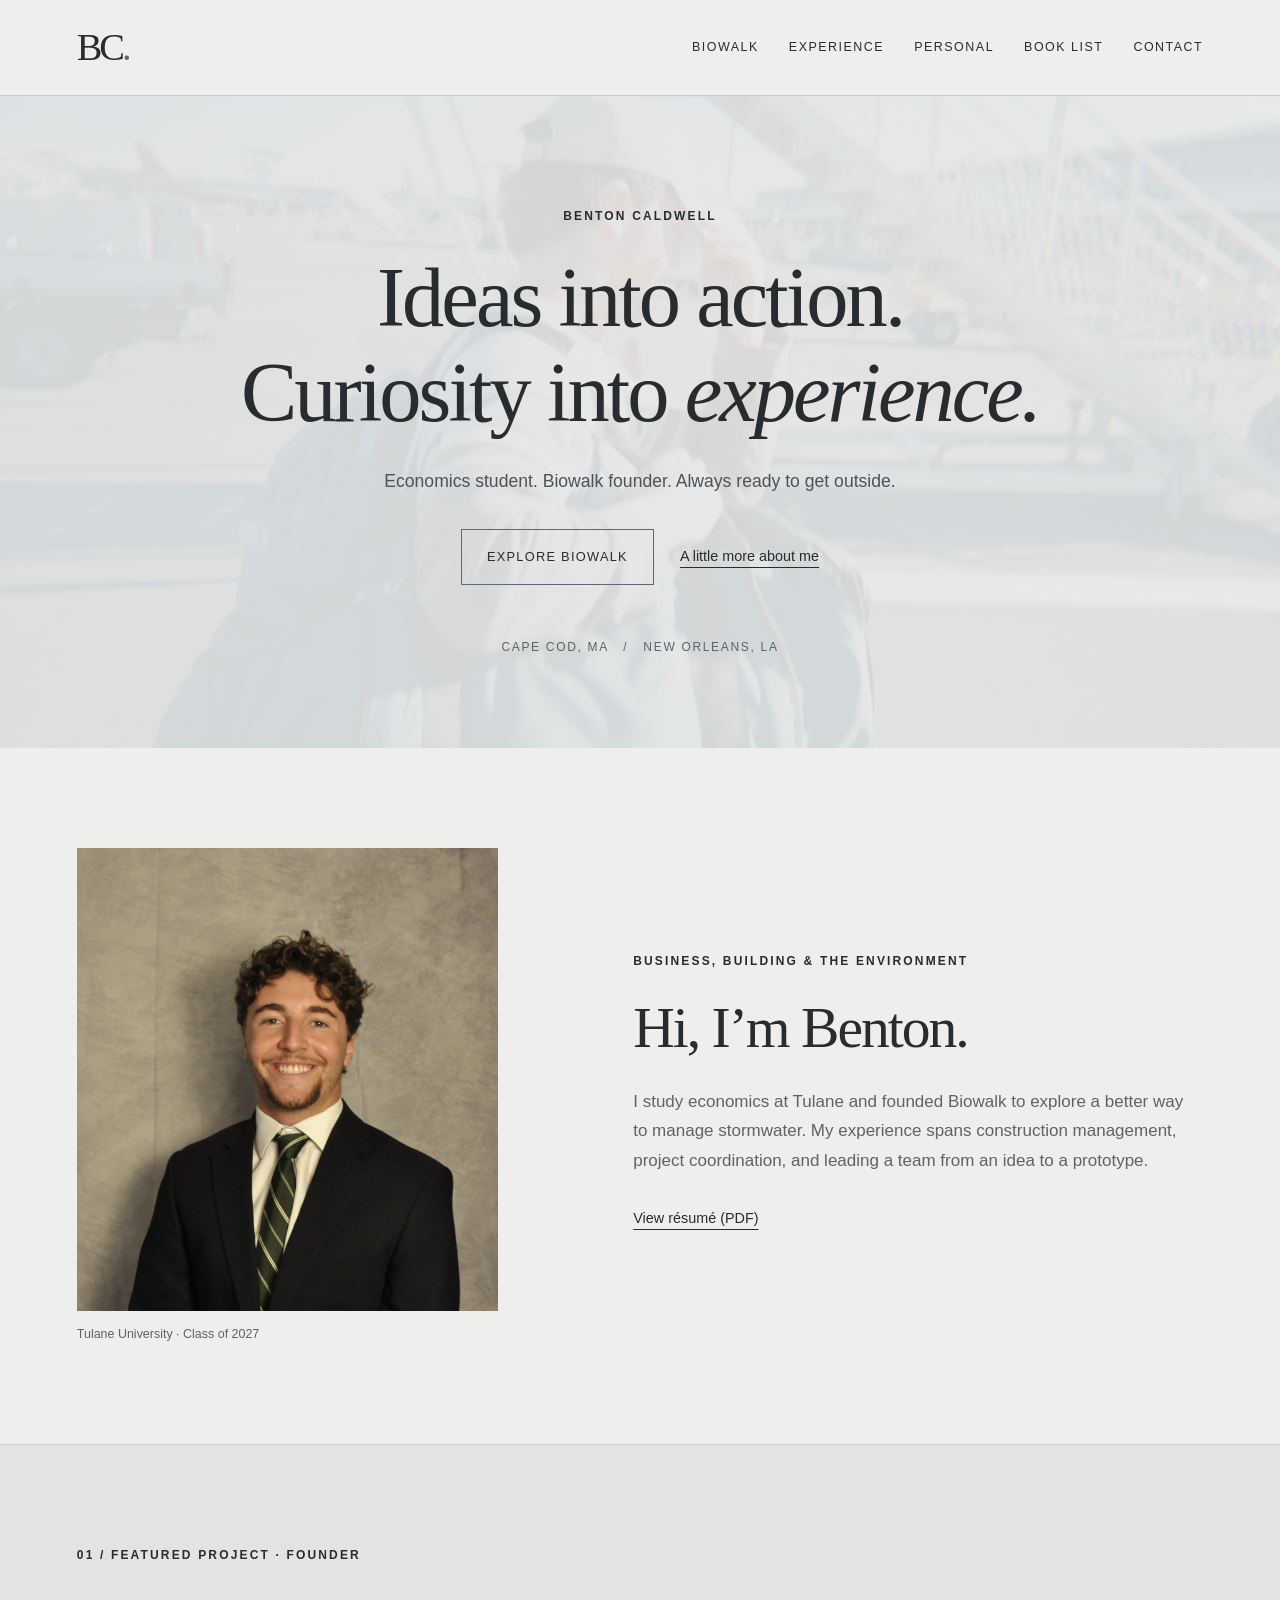
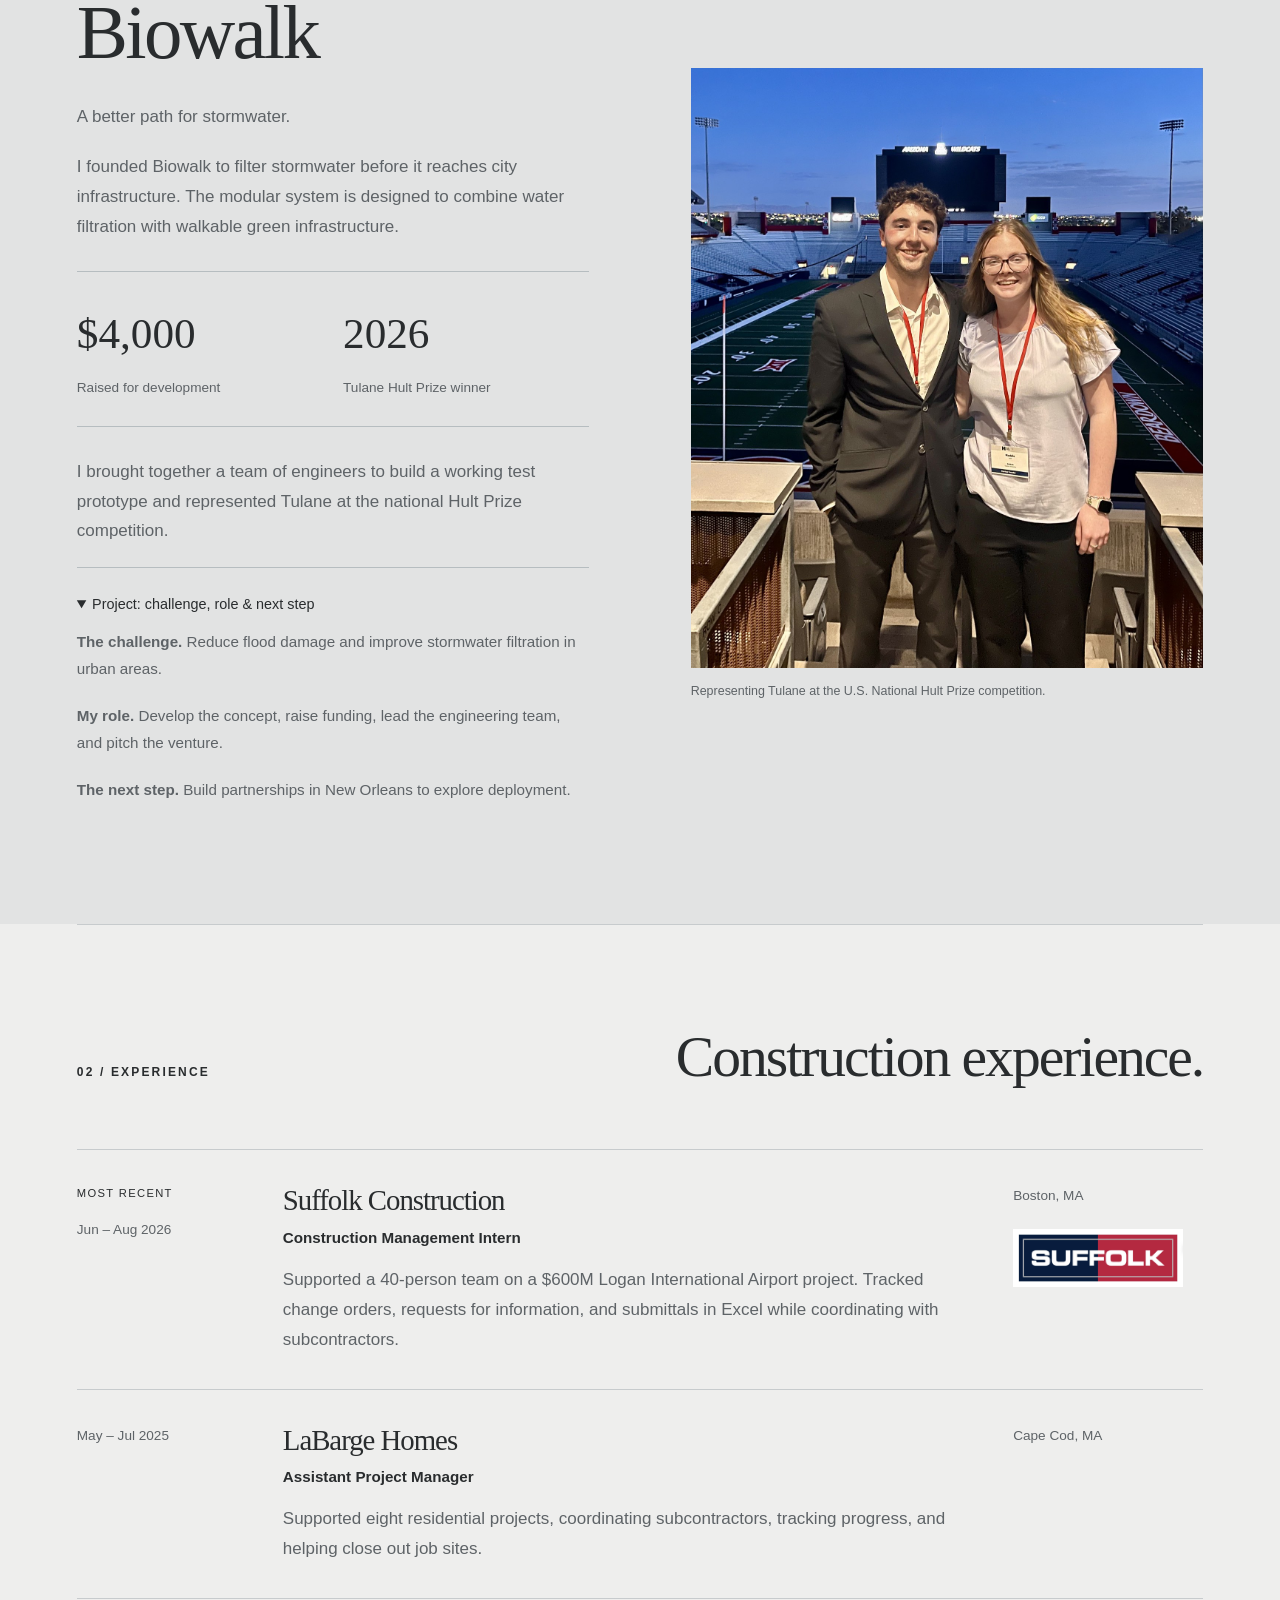
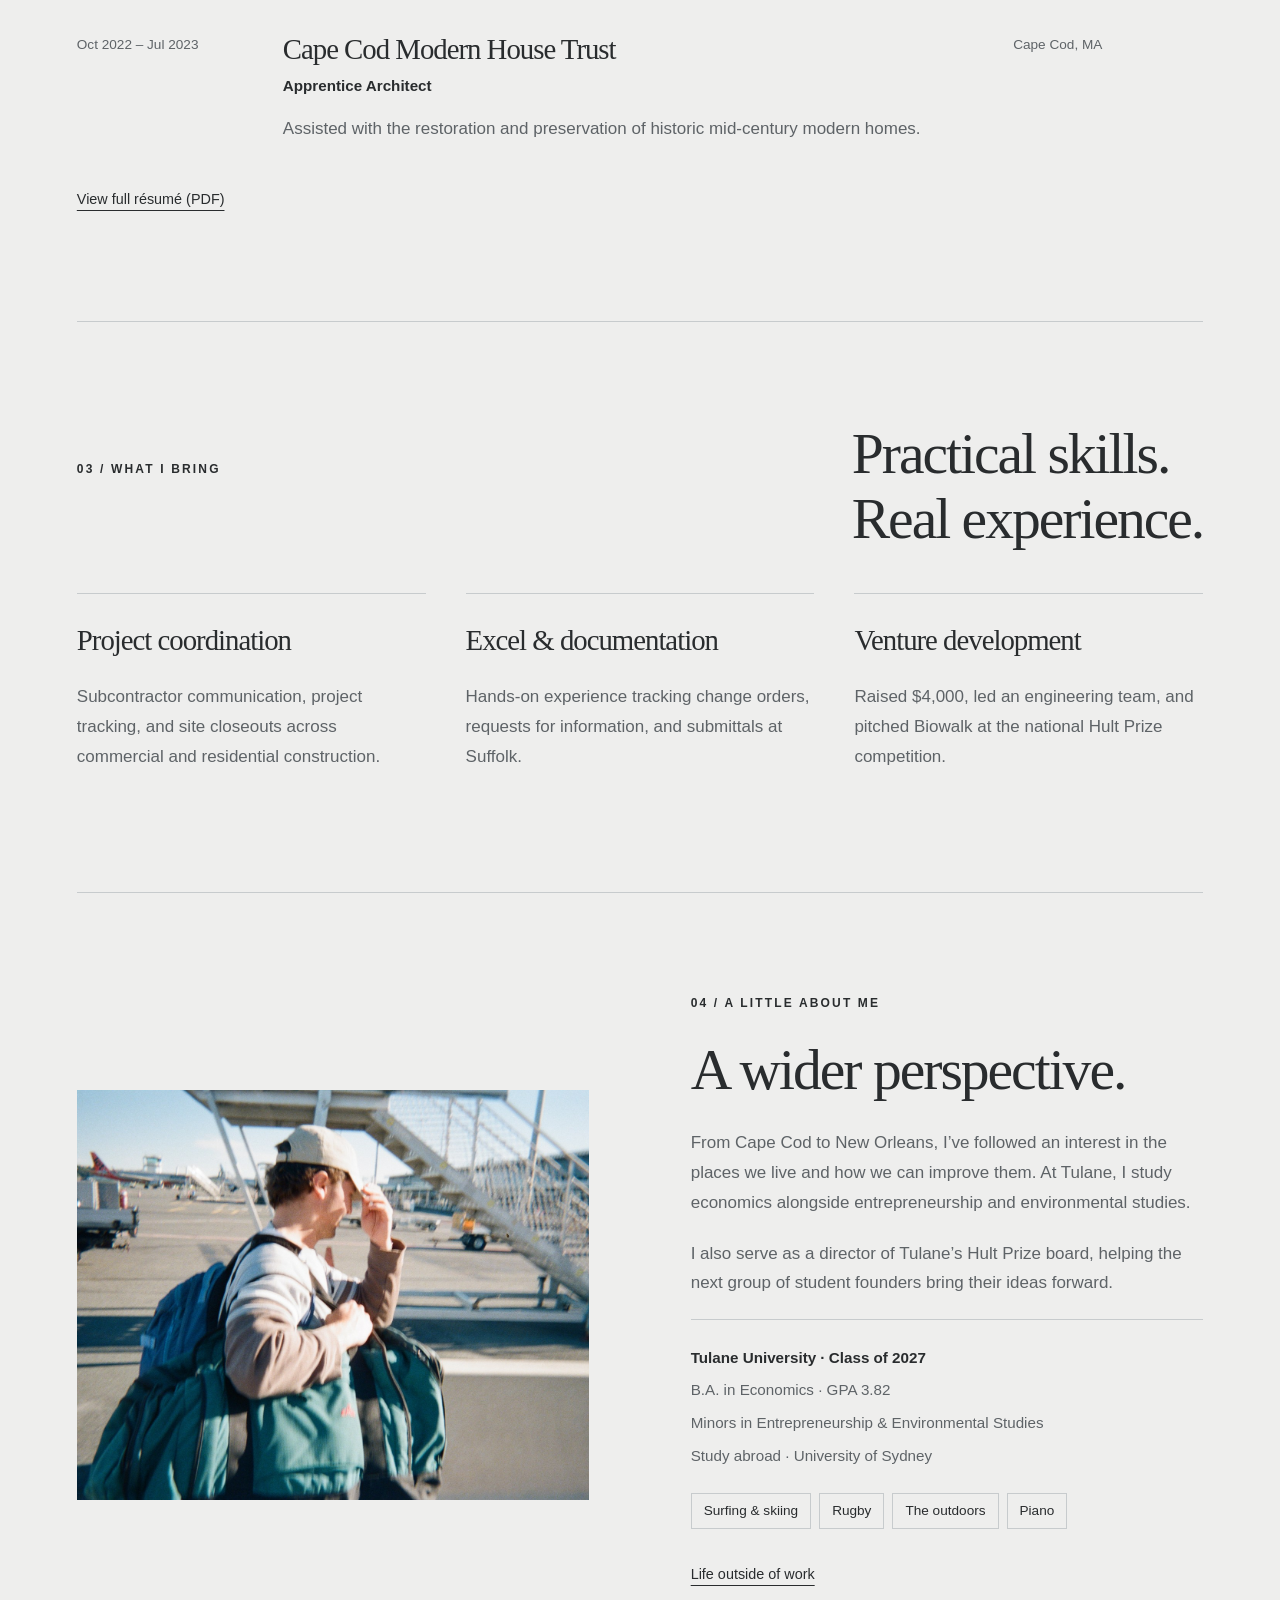
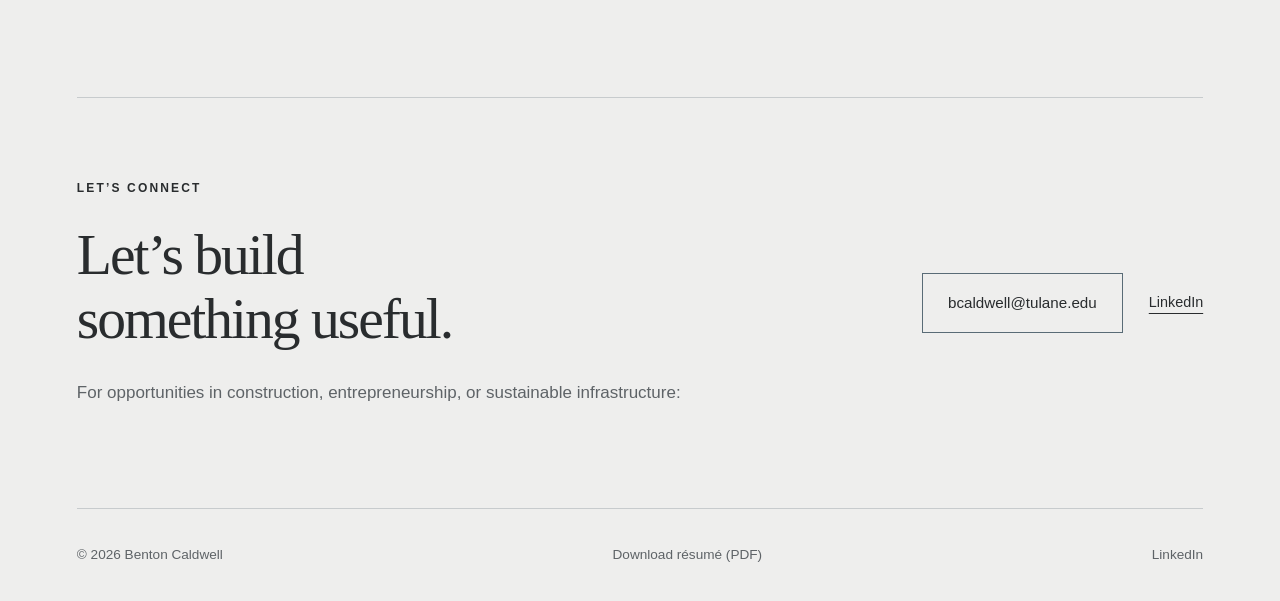
<file: index.html>
<!doctype html>
<html lang="en">
<head>
<meta charset="utf-8">
<meta name="viewport" content="width=device-width,initial-scale=1">
<title>Benton Caldwell | Economics, Entrepreneurship & the Built Environment</title>
<meta name="description" content="Benton Caldwell — Tulane economics student and Biowalk founder with experience in construction management, project coordination, and sustainable infrastructure.">
<meta name="theme-color" content="#e5e5e5">
<meta property="og:type" content="website">
<meta property="og:title" content="Benton Caldwell | Economics, Entrepreneurship & the Built Environment">
<meta property="og:description" content="Biowalk founder. Tulane economics student. Experience building teams and supporting construction projects.">
<link rel="icon" type="image/svg+xml" href="data:image/svg+xml,%3Csvg xmlns='http://www.w3.org/2000/svg' viewBox='0 0 64 64'%3E%3Crect width='64' height='64' rx='12' fill='%231c382f'/%3E%3Ctext x='32' y='43' text-anchor='middle' font-size='36' font-family='Georgia' fill='white'%3EB%3C/text%3E%3C/svg%3E">
<link rel="stylesheet" href="style.css">
</head>
<body>
<a class="skip" href="#main">Skip to content</a>
<header class="wrap">
<a class="brand" href="index.html" aria-label="Benton Caldwell, home">BC<span>.</span>
</a>
<nav aria-label="Main navigation">
<a href="#biowalk">Biowalk</a>
<a href="#experience">Experience</a>
<a href="personal.html">Personal</a>
<a href="books.html">Book list</a>
<a class="nav-contact" href="#contact">Contact</a>
</nav>
</header>
<main id="main">
<section class="hero">
<div class="hero-copy">
<p class="eyebrow">BENTON CALDWELL</p>
<h1>Ideas into action.<br>Curiosity into <em>experience.</em>
</h1>
<p class="intro">Economics student. Biowalk founder. Always ready to get outside.</p>
<div class="actions">
<a class="button" href="#biowalk">Explore Biowalk</a>
<a class="text-link" href="personal.html">A little more about me</a>
</div>
<p class="location">CAPE COD, MA &nbsp; / &nbsp; NEW ORLEANS, LA</p>
</div>
</section>
<section class="section wrap introduction" aria-labelledby="intro-title">
<figure class="portrait">
<img src="assets/portrait.jpg" alt="Benton Caldwell in a suit and green striped tie" width="1600" height="1485" fetchpriority="high" decoding="async">
<figcaption>Tulane University · Class of 2027</figcaption>
</figure>
<div>
<p class="eyebrow">BUSINESS, BUILDING & THE ENVIRONMENT</p>
<h2 id="intro-title">Hi, I’m Benton.</h2>
<p>I study economics at Tulane and founded Biowalk to explore a better way to manage stormwater. My experience spans construction management, project coordination, and leading a team from an idea to a prototype.</p>
<a class="text-link" href="assets/benton-caldwell-resume.pdf" target="_blank" rel="noopener">View résumé (PDF)</a>
</div>
</section>
<section class="section featured" id="biowalk">
<div class="wrap project-grid">
<div class="project-copy">
<p class="eyebrow">01 / FEATURED PROJECT · FOUNDER</p>
<h2>Biowalk</h2>
<p>A better path for stormwater.</p>
<p>I founded Biowalk to filter stormwater before it reaches city infrastructure. The modular system is designed to combine water filtration with walkable green infrastructure.</p>
<div class="stats">
<div>
<strong>$4,000</strong>
<span>Raised for development</span>
</div>
<div>
<strong>2026</strong>
<span>Tulane Hult Prize winner</span>
</div>
</div>
<p>I brought together a team of engineers to build a working test prototype and represented Tulane at the national Hult Prize competition.</p>
<details open>
<summary>Project: challenge, role & next step</summary>
<p>
<strong>The challenge.</strong> Reduce flood damage and improve stormwater filtration in urban areas.</p>
<p>
<strong>My role.</strong> Develop the concept, raise funding, lead the engineering team, and pitch the venture.</p>
<p>
<strong>The next step.</strong> Build partnerships in New Orleans to explore deployment.</p>
</details>
</div>
<figure class="project-image">
<img src="assets/hult.jpg" alt="Benton Caldwell and Madison Aliff at the University of Arizona during the national Hult Prize competition" width="1385" height="1800" loading="lazy">
<figcaption>Representing Tulane at the U.S. National Hult Prize competition.</figcaption>
</figure>
</div>
</section>
<section class="section wrap" id="experience">
<div class="section-head">
<p class="eyebrow">02 / EXPERIENCE</p>
<h2>Construction experience.</h2>
</div>
<article class="job">
<div>
<span class="tag">MOST RECENT</span>
<span class="dates">Jun – Aug 2026</span>
</div>
<div>
<h3>Suffolk Construction</h3>
<p class="role">Construction Management Intern</p>
<p class="description">Supported a 40-person team on a $600M Logan International Airport project. Tracked change orders, requests for information, and submittals in Excel while coordinating with subcontractors.</p>
</div>
<div class="job-side">
<p class="place">Boston, MA</p>
<img class="job-logo" src="assets/suffolk.jpg" alt="Suffolk" width="1600" height="542" loading="lazy">
</div>
</article>
<article class="job">
<span class="dates">May – Jul 2025</span>
<div>
<h3>LaBarge Homes</h3>
<p class="role">Assistant Project Manager</p>
<p class="description">Supported eight residential projects, coordinating subcontractors, tracking progress, and helping close out job sites.</p>
</div>
<p class="place">Cape Cod, MA</p>
</article>
<article class="job">
<span class="dates">Oct 2022 – Jul 2023</span>
<div>
<h3>Cape Cod Modern House Trust</h3>
<p class="role">Apprentice Architect</p>
<p class="description">Assisted with the restoration and preservation of historic mid-century modern homes.</p>
</div>
<p class="place">Cape Cod, MA</p>
</article>
<a class="text-link" href="assets/benton-caldwell-resume.pdf" target="_blank" rel="noopener">View full résumé (PDF)</a>
</section>
<section class="section wrap" id="skills" aria-labelledby="skills-title">
  <div class="section-head">
<p class="eyebrow">03 / WHAT I BRING</p>
<h2 id="skills-title">Practical skills.<br>Real experience.</h2>
</div>
  <div class="skills-grid">
    <article>
<h3>Project coordination</h3>
<p>Subcontractor communication, project tracking, and site closeouts across commercial and residential construction.</p>
</article>
    <article>
<h3>Excel & documentation</h3>
<p>Hands-on experience tracking change orders, requests for information, and submittals at Suffolk.</p>
</article>
    <article>
<h3>Venture development</h3>
<p>Raised $4,000, led an engineering team, and pitched Biowalk at the national Hult Prize competition.</p>
</article>
  </div>
</section>
<section class="section wrap" id="about">
<div class="about-grid">
<figure>
<img src="assets/travel.jpg" alt="Benton traveling with a backpack at an airport" width="1600" height="1067" loading="lazy">
</figure>
<div class="about-copy">
<p class="eyebrow">04 / A LITTLE ABOUT ME</p>
<h2>A wider perspective.</h2>
<p>From Cape Cod to New Orleans, I’ve followed an interest in the places we live and how we can improve them. At Tulane, I study economics alongside entrepreneurship and environmental studies.</p>
<p>I also serve as a director of Tulane’s Hult Prize board, helping the next group of student founders bring their ideas forward.</p>
<div class="education">
<strong>Tulane University · Class of 2027</strong>
<span>B.A. in Economics · GPA 3.82</span>
<span>Minors in Entrepreneurship & Environmental Studies</span>
<span>Study abroad · University of Sydney</span>
</div>
<div class="interests" aria-label="Personal interests">
<span>Surfing & skiing</span>
<span>Rugby</span>
<span>The outdoors</span>
<span>Piano</span>
</div>
<a class="text-link" href="personal.html">Life outside of work</a>
</div>
</div>
</section>
<section class="contact wrap" id="contact">
<div>
<p class="eyebrow">LET’S CONNECT</p>
<h2>Let’s build<br>something useful.</h2>
<p>For opportunities in construction, entrepreneurship, or sustainable infrastructure:</p>
</div>
<div class="actions">
<a class="button" href="mailto:bcaldwell@tulane.edu">bcaldwell@tulane.edu</a>
<a class="text-link" href="https://www.linkedin.com/in/benton-caldwell/" target="_blank" rel="noopener">LinkedIn</a>
</div>
</section>
</main>
<footer class="wrap">
<span>© 2026 Benton Caldwell</span>
<a href="assets/benton-caldwell-resume.pdf" download="Benton-Caldwell-Resume.pdf">Download résumé (PDF)</a>
<a href="https://www.linkedin.com/in/benton-caldwell/" target="_blank" rel="noopener">LinkedIn</a>
</footer>
</body>
</html>
</file>
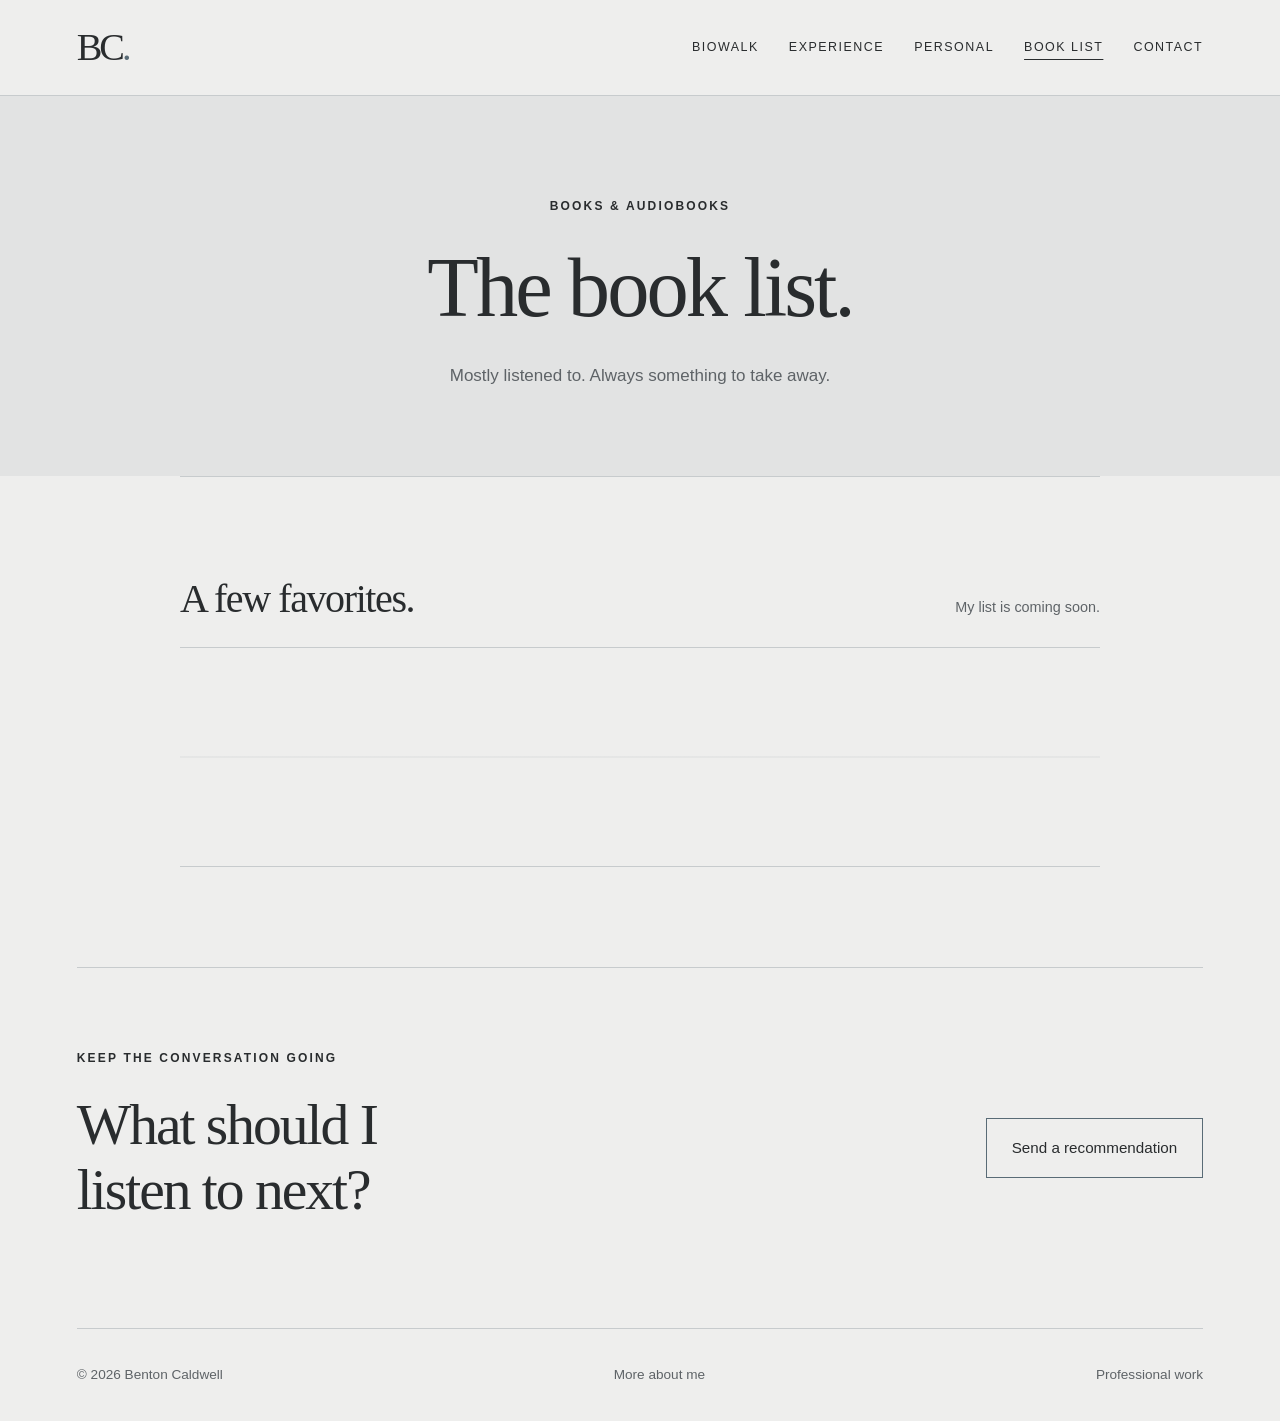
<file: books.html>
<!doctype html>
<html lang="en">
<head>
  <meta charset="utf-8">
  <meta name="viewport" content="width=device-width,initial-scale=1">
  <title>Book List | Benton Caldwell</title>
  <meta name="description" content="Benton Caldwell’s book and audiobook list. Favorite titles will be added here.">
  <meta name="theme-color" content="#e5e5e5">
  <link rel="icon" type="image/svg+xml" href="data:image/svg+xml,%3Csvg xmlns='http://www.w3.org/2000/svg' viewBox='0 0 64 64'%3E%3Crect width='64' height='64' fill='%23596b76'/%3E%3Ctext x='32' y='44' text-anchor='middle' font-size='38' font-family='Georgia' fill='white'%3EB%3C/text%3E%3C/svg%3E">
  <link rel="stylesheet" href="style.css">
</head>
<body>
  <a class="skip" href="#main">Skip to content</a>
  <header class="wrap">
    <a class="brand" href="index.html" aria-label="Benton Caldwell, home">BC<span>.</span></a>
    <nav aria-label="Main navigation">
      <a href="index.html#biowalk">Biowalk</a><a href="index.html#experience">Experience</a><a href="personal.html">Personal</a><a href="books.html" aria-current="page">Book list</a><a href="#contact">Contact</a>
    </nav>
  </header>
  <main id="main">
    <section class="page-hero"><p class="eyebrow">BOOKS & AUDIOBOOKS</p><h1>The book list.</h1><p>Mostly listened to. Always something to take away.</p></section>
    <section class="section wrap reading-section" aria-labelledby="favorites-title">
      <div class="reading-heading"><h2 id="favorites-title">A few favorites.</h2><p class="quiet">My list is coming soon.</p></div>
      <!-- Intentionally empty. Add only titles selected by Benton. -->
      <ul class="book-list" aria-label="Favorite books"></ul>
    </section>
    <section class="contact wrap" id="contact">
      <div><p class="eyebrow">KEEP THE CONVERSATION GOING</p><h2>What should I<br>listen to next?</h2></div>
      <a class="button" href="mailto:bcaldwell@tulane.edu?subject=An%20audiobook%20recommendation">Send a recommendation</a>
    </section>
  </main>
  <footer class="wrap"><span>© 2026 Benton Caldwell</span><a href="personal.html">More about me</a><a href="index.html">Professional work</a></footer>
</body>
</html>
</file>
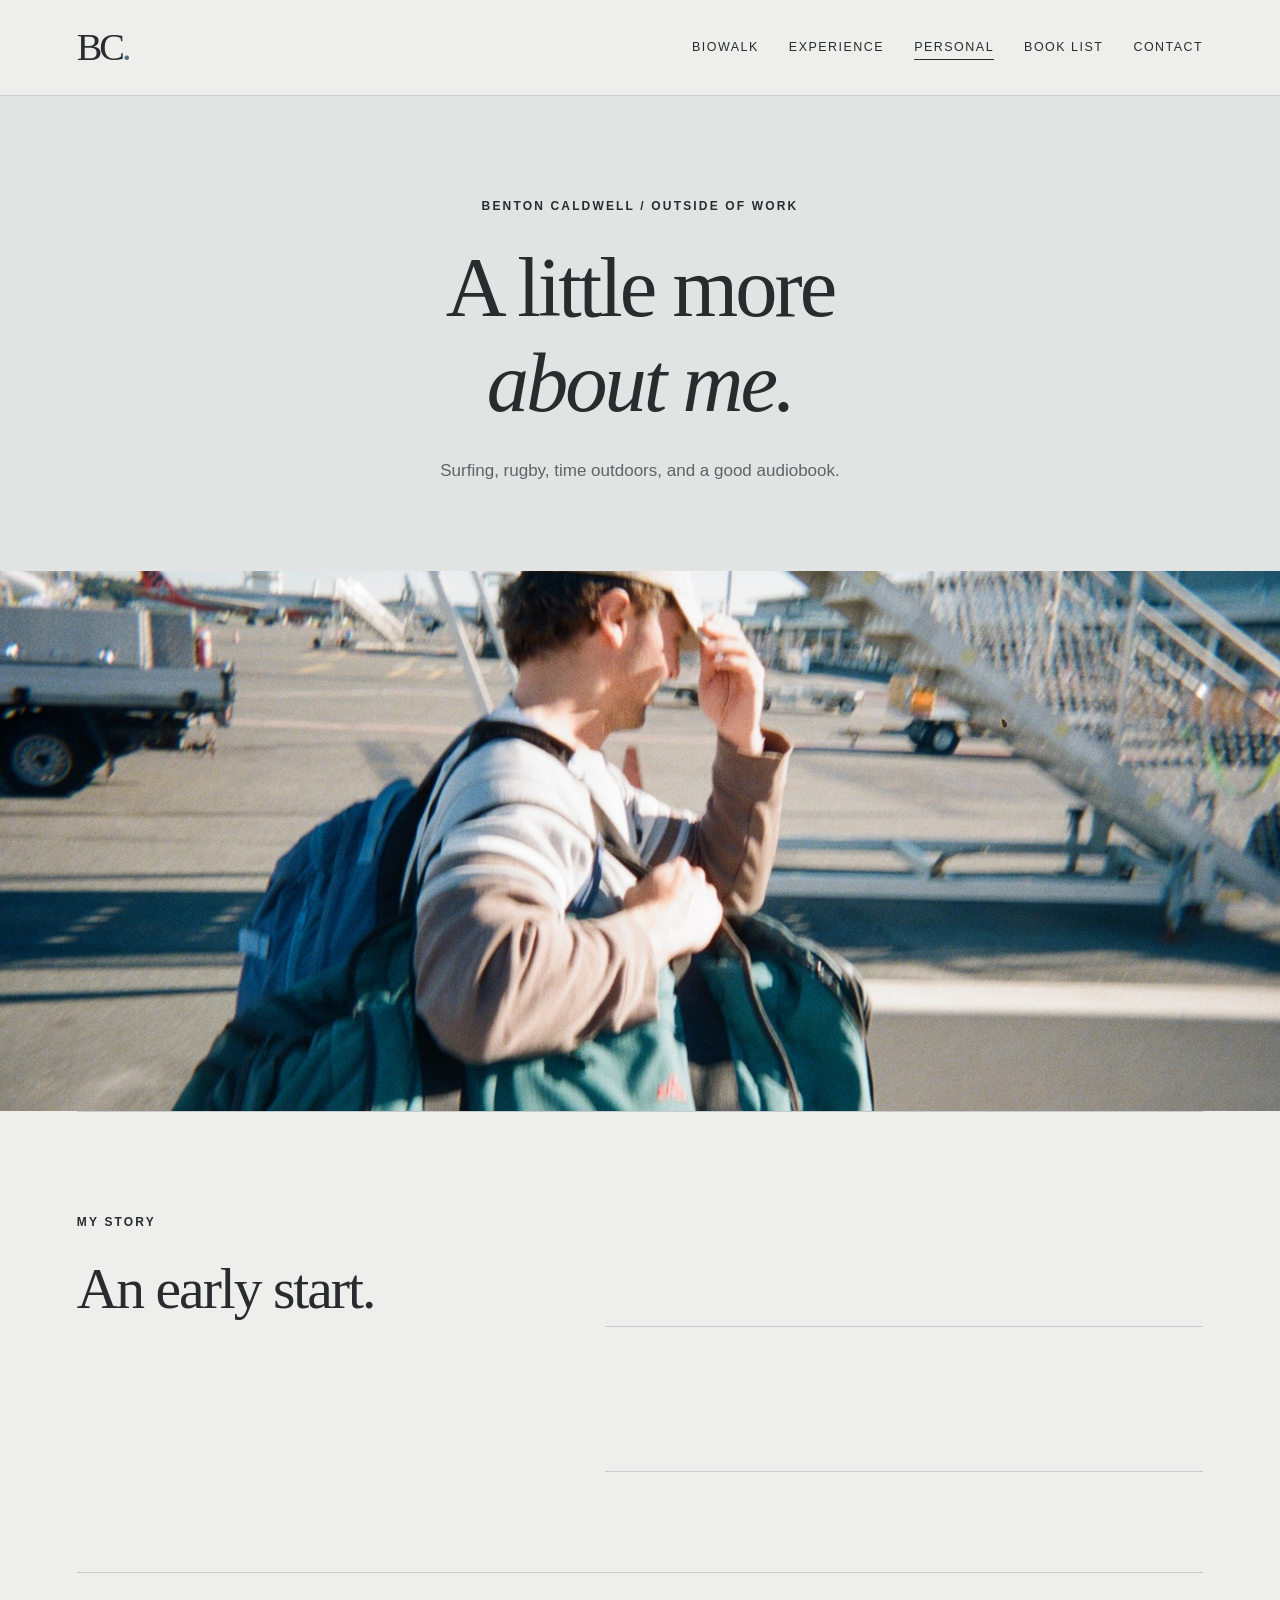
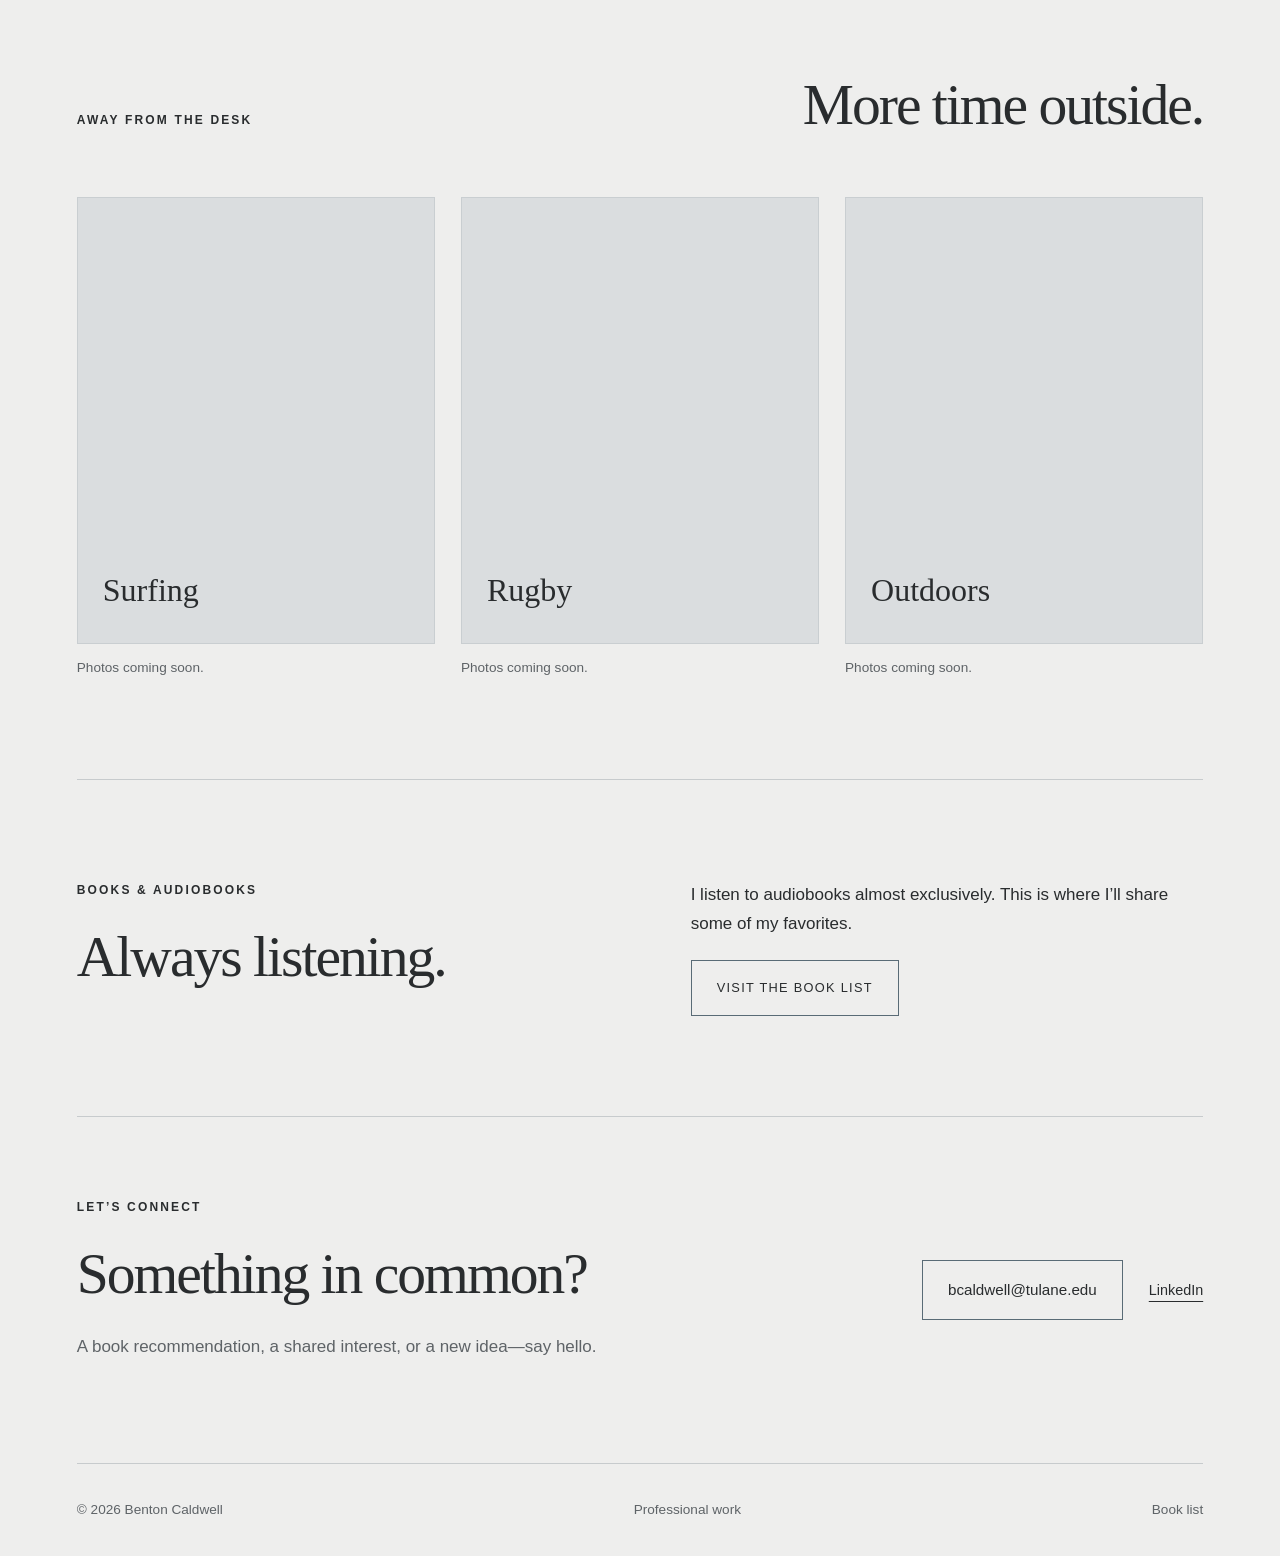
<file: personal.html>
<!doctype html>
<html lang="en">
<head>
  <meta charset="utf-8">
  <meta name="viewport" content="width=device-width,initial-scale=1">
  <title>Personal | Benton Caldwell</title>
  <meta name="description" content="A little more about Benton Caldwell: life outside work, surfing, rugby, the outdoors, and audiobooks.">
  <meta name="theme-color" content="#e5e5e5">
  <link rel="icon" type="image/svg+xml" href="data:image/svg+xml,%3Csvg xmlns='http://www.w3.org/2000/svg' viewBox='0 0 64 64'%3E%3Crect width='64' height='64' fill='%23596b76'/%3E%3Ctext x='32' y='44' text-anchor='middle' font-size='38' font-family='Georgia' fill='white'%3EB%3C/text%3E%3C/svg%3E">
  <link rel="stylesheet" href="style.css">
</head>
<body>
  <a class="skip" href="#main">Skip to content</a>
  <header class="wrap">
    <a class="brand" href="index.html" aria-label="Benton Caldwell, home">BC<span>.</span></a>
    <nav aria-label="Main navigation">
      <a href="index.html#biowalk">Biowalk</a><a href="index.html#experience">Experience</a><a href="personal.html" aria-current="page">Personal</a><a href="books.html">Book list</a><a href="#contact">Contact</a>
    </nav>
  </header>
  <main id="main">
    <section class="page-hero">
      <p class="eyebrow">BENTON CALDWELL / OUTSIDE OF WORK</p>
      <h1>A little more<br><em>about me.</em></h1>
      <p>Surfing, rugby, time outdoors, and a good audiobook.</p>
    </section>
    <figure><img class="personal-cover" src="assets/travel.jpg" alt="Benton traveling with a backpack at an airport" width="1600" height="1067" fetchpriority="high"></figure>
    <section class="section wrap story" aria-labelledby="story-title">
      <div><p class="eyebrow">MY STORY</p><h2 id="story-title">An early start.</h2></div>
      <div class="story-copy" aria-label="Story space reserved for two paragraphs">
        <!-- Paragraph one: early work and where it began. Left blank at Benton's request. -->
        <p class="story-space" aria-hidden="true"></p>
        <!-- Paragraph two: how those experiences shaped Benton today. -->
        <p class="story-space" aria-hidden="true"></p>
      </div>
    </section>
    <section class="section wrap" aria-labelledby="outside-title">
      <div class="section-head"><p class="eyebrow">AWAY FROM THE DESK</p><h2 id="outside-title">More time outside.</h2></div>
      <div class="gallery">
        <figure><div class="photo-space" role="img" aria-label="Space reserved for a surfing photo"><span>Surfing</span></div><figcaption>Photos coming soon.</figcaption></figure>
        <figure><div class="photo-space" role="img" aria-label="Space reserved for a rugby photo"><span>Rugby</span></div><figcaption>Photos coming soon.</figcaption></figure>
        <figure><div class="photo-space" role="img" aria-label="Space reserved for an outdoor photo"><span>Outdoors</span></div><figcaption>Photos coming soon.</figcaption></figure>
      </div>
    </section>
    <section class="section wrap personal-links" aria-labelledby="reading-title">
      <div><p class="eyebrow">BOOKS & AUDIOBOOKS</p><h2 id="reading-title">Always listening.</h2></div>
      <div><p>I listen to audiobooks almost exclusively. This is where I’ll share some of my favorites.</p><a class="button" href="books.html">Visit the book list</a></div>
    </section>
    <section class="contact wrap" id="contact">
      <div><p class="eyebrow">LET’S CONNECT</p><h2>Something in common?</h2><p>A book recommendation, a shared interest, or a new idea—say hello.</p></div>
      <div class="actions"><a class="button" href="mailto:bcaldwell@tulane.edu">bcaldwell@tulane.edu</a><a class="text-link" href="https://www.linkedin.com/in/benton-caldwell/" target="_blank" rel="noopener">LinkedIn</a></div>
    </section>
  </main>
  <footer class="wrap"><span>© 2026 Benton Caldwell</span><a href="index.html">Professional work</a><a href="books.html">Book list</a></footer>
</body>
</html>
</file>
<file: style.css>
:root { --paper:#eeeeed; --surface:#e2e3e3; --ink:#292c2e; --muted:#5e6367; --line:#c7cbcd; --accent:#596b76; }
* { box-sizing:border-box; }
html { scroll-behavior:smooth; scroll-padding-top:24px; }
body { margin:0; background:var(--paper); color:var(--ink); font:1.0625rem/1.75 -apple-system,BlinkMacSystemFont,"Segoe UI",sans-serif; }
a { color:inherit; text-decoration:none; }
a:hover { text-decoration:underline; text-underline-offset:6px; }
a:focus-visible,summary:focus-visible { outline:3px solid #476e88; outline-offset:6px; }
img { max-width:100%; display:block; }
figure { margin:0; }
p { margin:0 0 1.3rem; }
h1,h2,h3 { font-family:Georgia,"Times New Roman",serif; font-weight:400; line-height:1.12; margin:0 0 1.6rem; letter-spacing:-.035em; }
h1 { font-size:clamp(3rem,6.6vw,6.7rem); }
h2 { font-size:clamp(2.3rem,4.5vw,4.4rem); }
h3 { font-size:1.8rem; }
em { font-weight:400; }
.wrap { width:min(1220px,88%); margin-inline:auto; }
header.wrap { width:100%; min-height:96px; padding:18px 6%; display:flex; align-items:center; justify-content:space-between; gap:24px; border-bottom:1px solid var(--line); }
.brand { font-family:Georgia,serif; font-size:2.4rem; line-height:1; letter-spacing:-.08em; display:inline-flex; align-items:center; min-height:44px; }
.brand span { color:var(--accent); }
nav { display:flex; flex-wrap:wrap; gap:30px; align-items:center; }
nav a { display:inline-flex; align-items:center; min-height:44px; font-size:.78rem; text-transform:uppercase; letter-spacing:.12em; }
nav a[aria-current="page"] { text-decoration:underline; text-underline-offset:8px; }
.eyebrow { font-size:.75rem; font-weight:600; letter-spacing:.18em; text-transform:uppercase; margin-bottom:24px; }
.hero { padding:110px 6% 90px; text-align:center; background:linear-gradient(105deg,rgba(225,227,228,.94),rgba(233,234,234,.90)),url("assets/travel.jpg") center 42%/cover; }
.hero-copy { max-width:1120px; margin-inline:auto; }
.hero .intro { max-width:640px; margin:0 auto 32px; color:#4b5358; font-size:1.1rem; }
.actions { display:flex; flex-wrap:wrap; gap:26px; align-items:center; }
.hero .actions { justify-content:center; }
.button { display:inline-flex; align-items:center; justify-content:center; min-height:54px; padding:16px 25px; border:1px solid var(--accent); color:var(--ink); font-size:.8rem; text-transform:uppercase; letter-spacing:.1em; transition:background .2s; overflow-wrap:anywhere; }
.button:hover { background:#d1d6d8; text-decoration:none; }
.text-link { display:inline-flex; align-items:center; min-height:44px; text-decoration:underline; text-underline-offset:6px; font-size:.9rem; }
.location { color:var(--muted); font-size:.75rem; letter-spacing:.14em; margin:52px 0 0; }
.section { padding-block:100px; border-top:1px solid var(--line); }
.introduction { display:grid; grid-template-columns:.85fr 1.15fr; gap:12%; align-items:center; border-top:0; }
.introduction p:not(.eyebrow) { color:var(--muted); max-width:560px; }
.portrait img { width:100%; aspect-ratio:1/1.1; height:auto; object-fit:cover; object-position:center 40%; }
figcaption { color:var(--muted); font-size:.78rem; line-height:1.5; margin-top:14px; }
.featured { background:var(--surface); }
.project-grid { display:grid; grid-template-columns:1fr 1fr; gap:9%; align-items:center; }
.project-copy>p:not(.eyebrow) { color:var(--muted); }
.project-copy h2 { font-size:clamp(3.5rem,6vw,5.5rem); }
.project-image img { width:100%; height:600px; object-fit:cover; object-position:center 40%; }
.stats { display:grid; grid-template-columns:1fr 1fr; gap:20px; padding-block:24px; border-block:1px solid #b6bdc0; margin:30px 0; }
.stats strong { display:block; font-family:Georgia,serif; font-size:2.7rem; font-weight:400; }
.stats span { font-size:.85rem; color:var(--muted); }
details { border-top:1px solid #b6bdc0; padding-top:12px; }
summary { cursor:pointer; padding-block:12px; min-height:44px; font-size:.9rem; }
details p { font-size:.95rem; color:var(--muted); }
.section-head { display:flex; justify-content:space-between; gap:35px; align-items:baseline; margin-bottom:42px; }
.section-head h2 { max-width:750px; margin:0; }
.job { display:grid; grid-template-columns:170px 1fr 190px; gap:36px; padding-block:34px; border-top:1px solid var(--line); }
.job h3 { margin-bottom:8px; }
.tag { display:block; font-size:.7rem; letter-spacing:.12em; margin-bottom:10px; }
.dates,.place { color:var(--muted); font-size:.85rem; }
.role { font-size:.95rem; font-weight:600; margin-bottom:14px; }
.description { color:var(--muted); margin-bottom:0; }
.job-logo { width:170px; height:auto; }
.skills-grid { display:grid; grid-template-columns:repeat(3,1fr); gap:40px; }
.skills-grid article { border-top:1px solid var(--line); padding-top:30px; }
.skills-grid p { color:var(--muted); }
.about-grid { display:grid; grid-template-columns:1fr 1fr; gap:9%; align-items:center; }
.about-grid img { width:100%; height:410px; object-fit:cover; }
.about-copy p:not(.eyebrow) { color:var(--muted); }
.education { border-top:1px solid var(--line); padding-top:25px; font-size:.95rem; }
.education strong,.education span { display:block; }
.education span { color:var(--muted); margin-top:6px; }
.interests { display:flex; flex-wrap:wrap; gap:8px; margin-block:24px; }
.interests span { border:1px solid var(--line); padding:5px 12px; font-size:.85rem; }
.contact { display:flex; justify-content:space-between; gap:50px; align-items:center; border-top:1px solid var(--line); padding-block:80px; }
.contact>div:first-child { max-width:630px; }
.contact p:not(.eyebrow) { color:var(--muted); }
.contact .button { text-transform:none; letter-spacing:0; font-size:.95rem; }
footer { border-top:1px solid var(--line); display:flex; flex-wrap:wrap; justify-content:space-between; align-items:center; gap:20px; padding-block:24px; color:var(--muted); font-size:.85rem; }
footer a { min-height:44px; display:inline-flex; align-items:center; }
.skip { position:absolute; top:-100px; left:15px; padding:12px; background:white; z-index:10; }
.skip:focus { top:5px; }
.page-hero { padding:100px 6% 85px; text-align:center; background:var(--surface); }
.page-hero p:last-child { max-width:560px; margin:24px auto 0; color:var(--muted); }
.personal-cover { width:100%; height:540px; object-fit:cover; object-position:center 48%; }
.story { display:grid; grid-template-columns:1fr 1.4fr; gap:9%; }
.story-space { min-height:115px; margin-bottom:30px; border-bottom:1px solid var(--line); }
.story-space:last-child { margin-bottom:0; }
.gallery { display:grid; grid-template-columns:repeat(3,1fr); gap:26px; }
.photo-space { aspect-ratio:4/5; background:#dadddf; display:flex; align-items:flex-end; padding:25px; border:1px solid #c9ced1; }
.photo-space span { font-family:Georgia,serif; font-size:2rem; }
.gallery figcaption { font-size:.85rem; }
.quiet { color:var(--muted); font-size:.9rem; }
.personal-links { display:grid; grid-template-columns:1fr 1fr; gap:9%; align-items:center; }
.book-list { list-style:none; padding:0; margin:0; min-height:220px; border-block:1px solid var(--line); }
.book-list:empty { background:linear-gradient(transparent 49.7%,var(--line) 50%,transparent 50.3%); }
.book-list li { padding-block:25px; border-bottom:1px solid var(--line); }
.book-list li:last-child { border:0; }
.reading-heading { display:flex; justify-content:space-between; align-items:baseline; gap:24px; }
.reading-heading h2 { font-size:2.5rem; }
.reading-section { max-width:920px; min-height:420px; }
@media(max-width:1000px) {
  nav { gap:20px; }
  .job { grid-template-columns:130px 1fr; }
  .job-side { grid-column:2; }
  .contact { flex-direction:column; align-items:flex-start; }
  .section-head { display:block; }
}
@media(max-width:700px) {
  header.wrap { flex-direction:column; align-items:flex-start; gap:12px; padding-block:18px; }
  nav { width:100%; justify-content:space-between; gap:6px 12px; }
  nav a { font-size:.7rem; letter-spacing:.07em; }
  .hero { padding:70px 6%; }
  h1 { font-size:clamp(2.7rem,10vw,4.3rem); }
  .hero .intro { font-size:1rem; }
  .hero .actions { gap:16px; }
  .location { letter-spacing:.06em; }
  .section { padding-block:65px; }
  .introduction,.project-grid,.about-grid,.skills-grid,.story,.personal-links { grid-template-columns:1fr; gap:35px; }
  .portrait { max-width:440px; }
  .project-image img { height:auto; }
  .job { grid-template-columns:1fr; gap:12px; }
  .job-side { grid-column:1; }
  .about-grid img { height:auto; }
  .contact { padding-block:55px; gap:20px; }
  .page-hero { padding:65px 6%; }
  .personal-cover { height:320px; object-position:45% center; }
  .gallery { grid-template-columns:1fr; }
  .photo-space { aspect-ratio:4/3; }
  .story-space { min-height:120px; }
  .reading-heading { display:block; }
}
@media(prefers-reduced-motion:reduce) { html { scroll-behavior:auto; } * { transition:none!important; } }
@media print { nav,.actions,footer { display:none; } body { background:white; } .section,.hero { padding-block:25px; } .wrap { width:100%; } }
</file>
